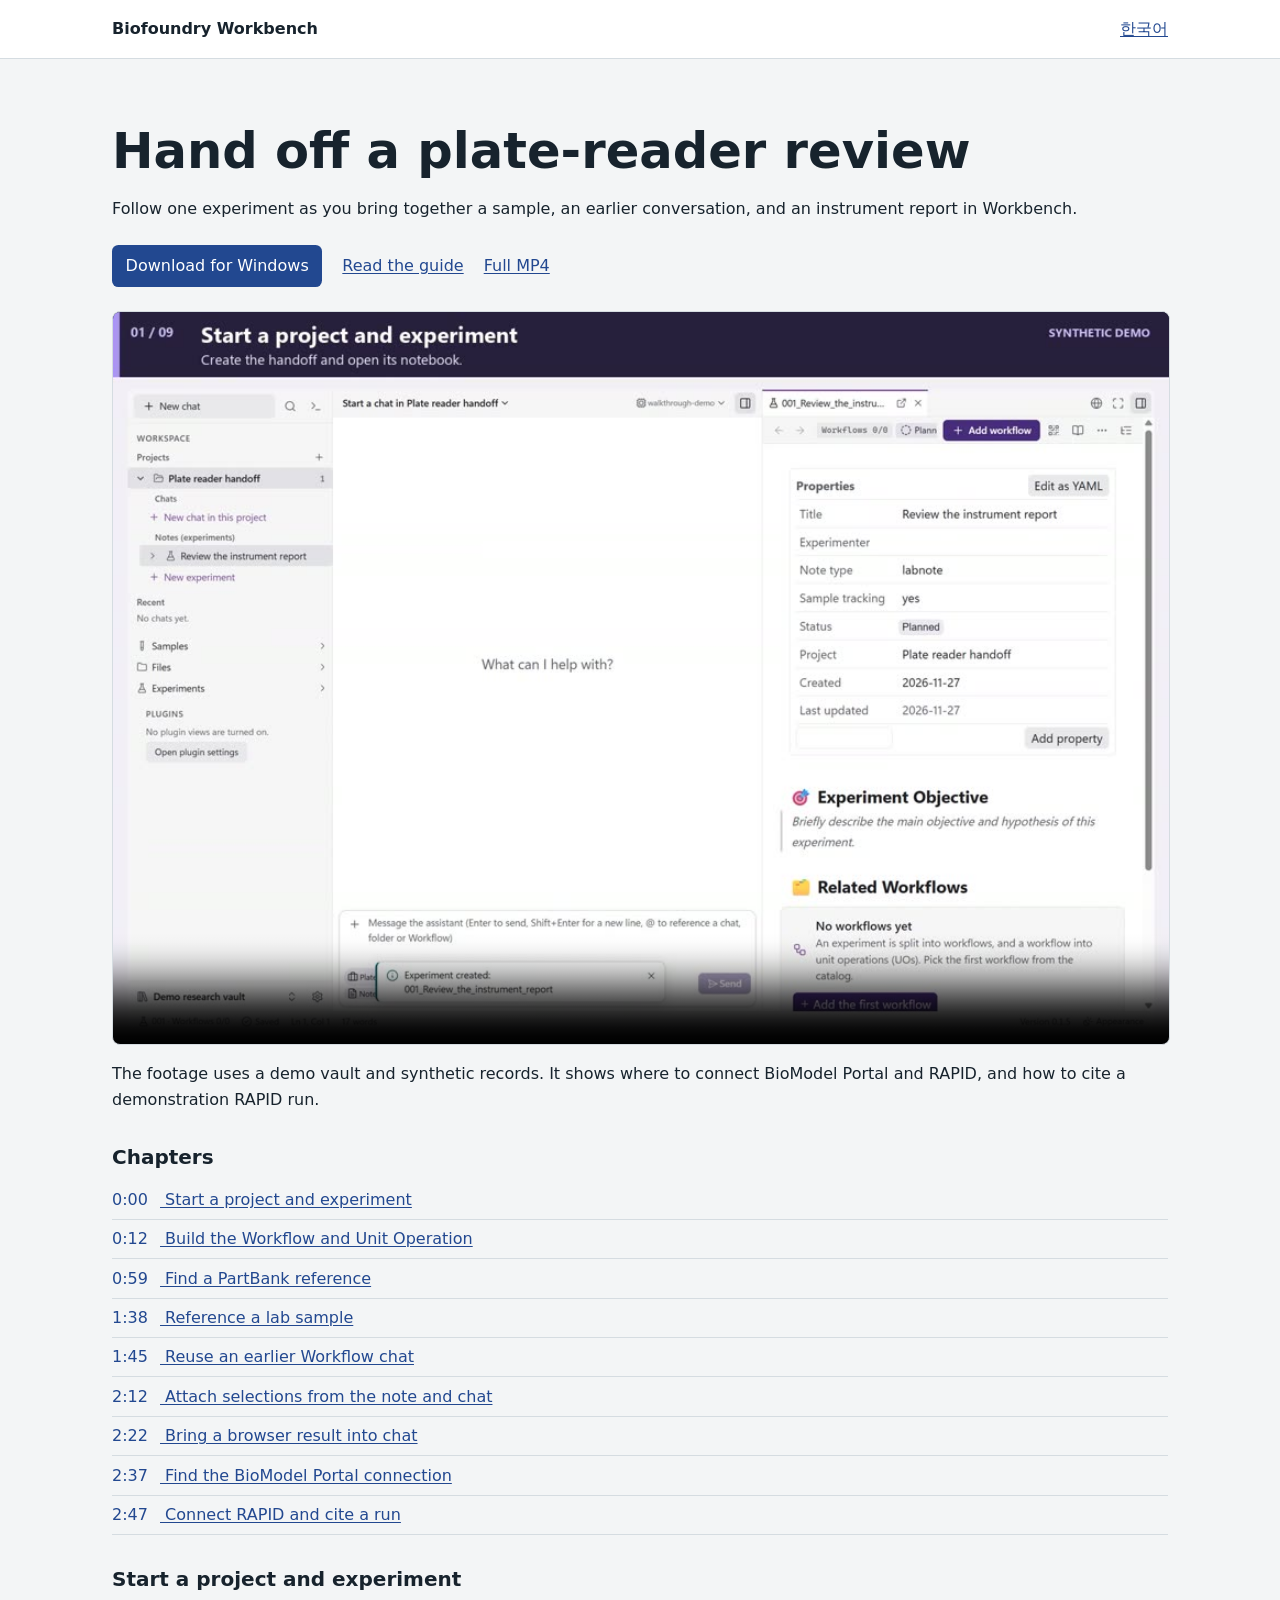
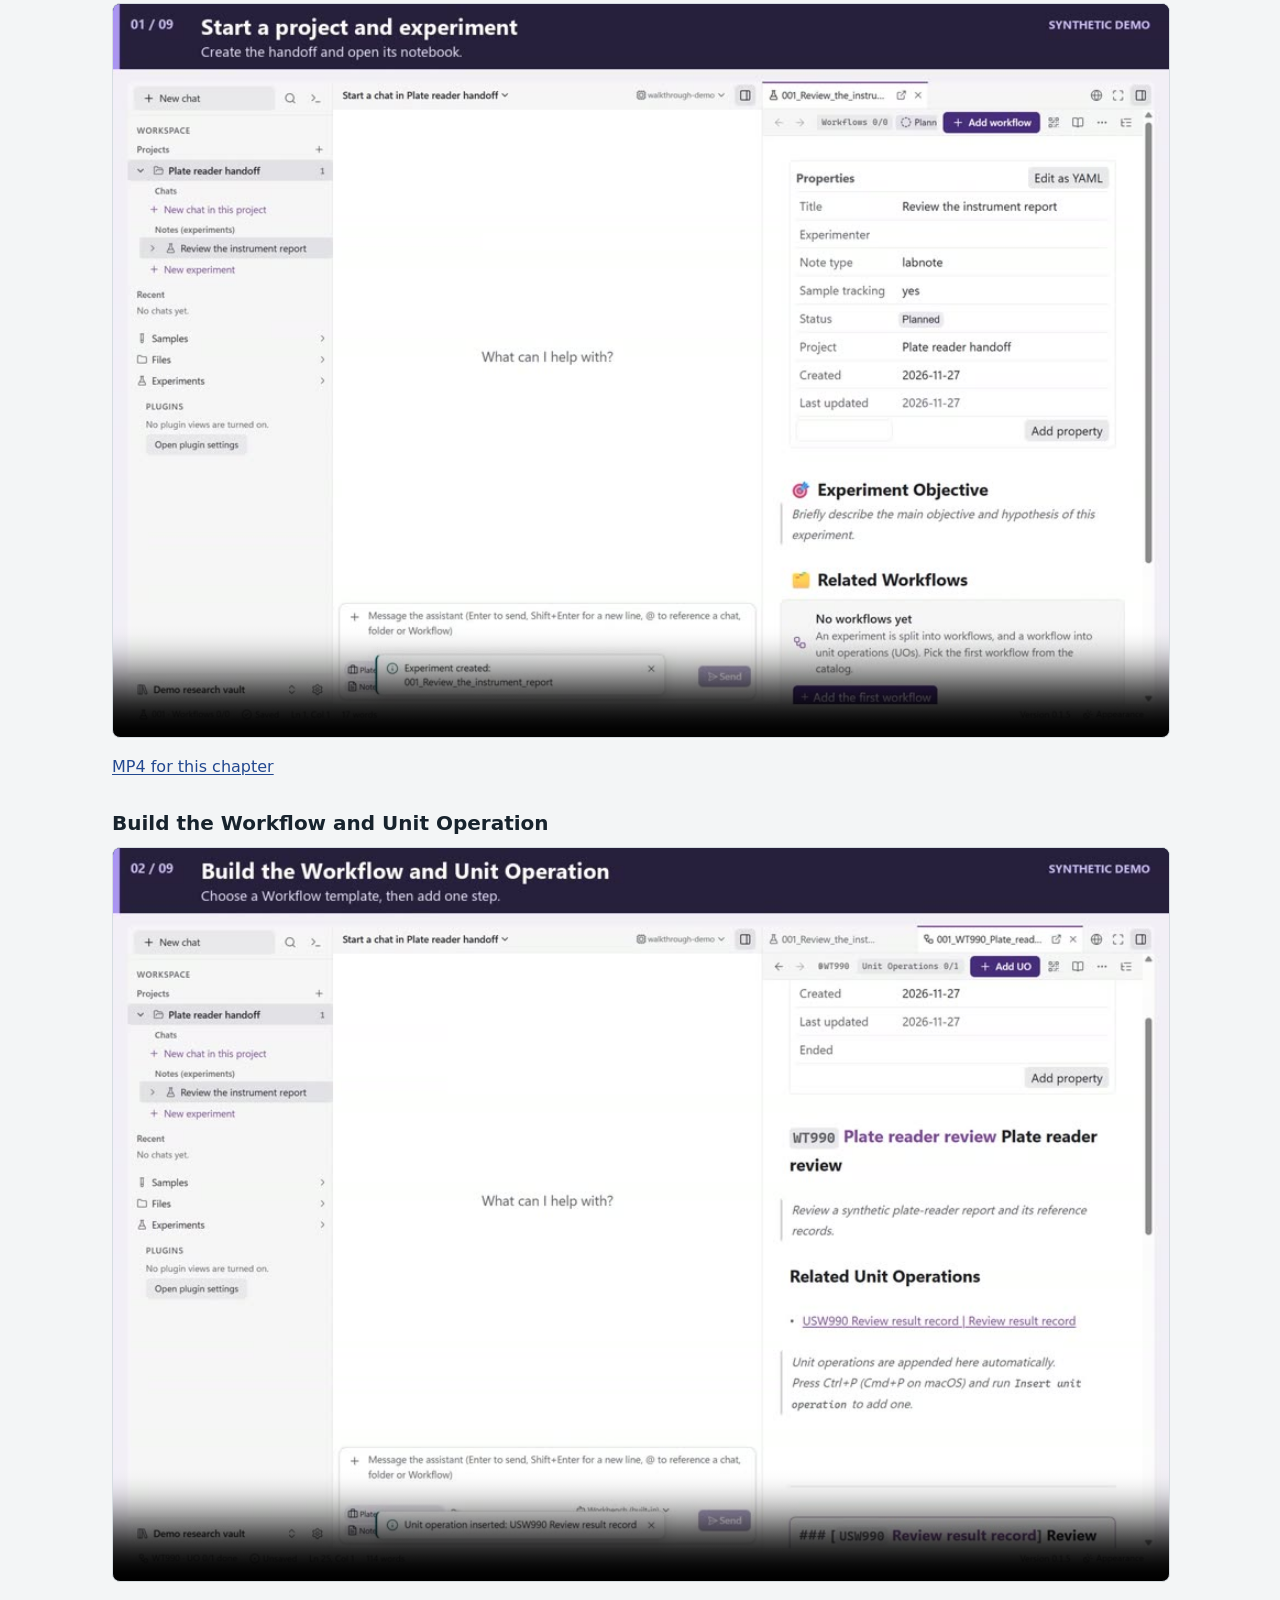
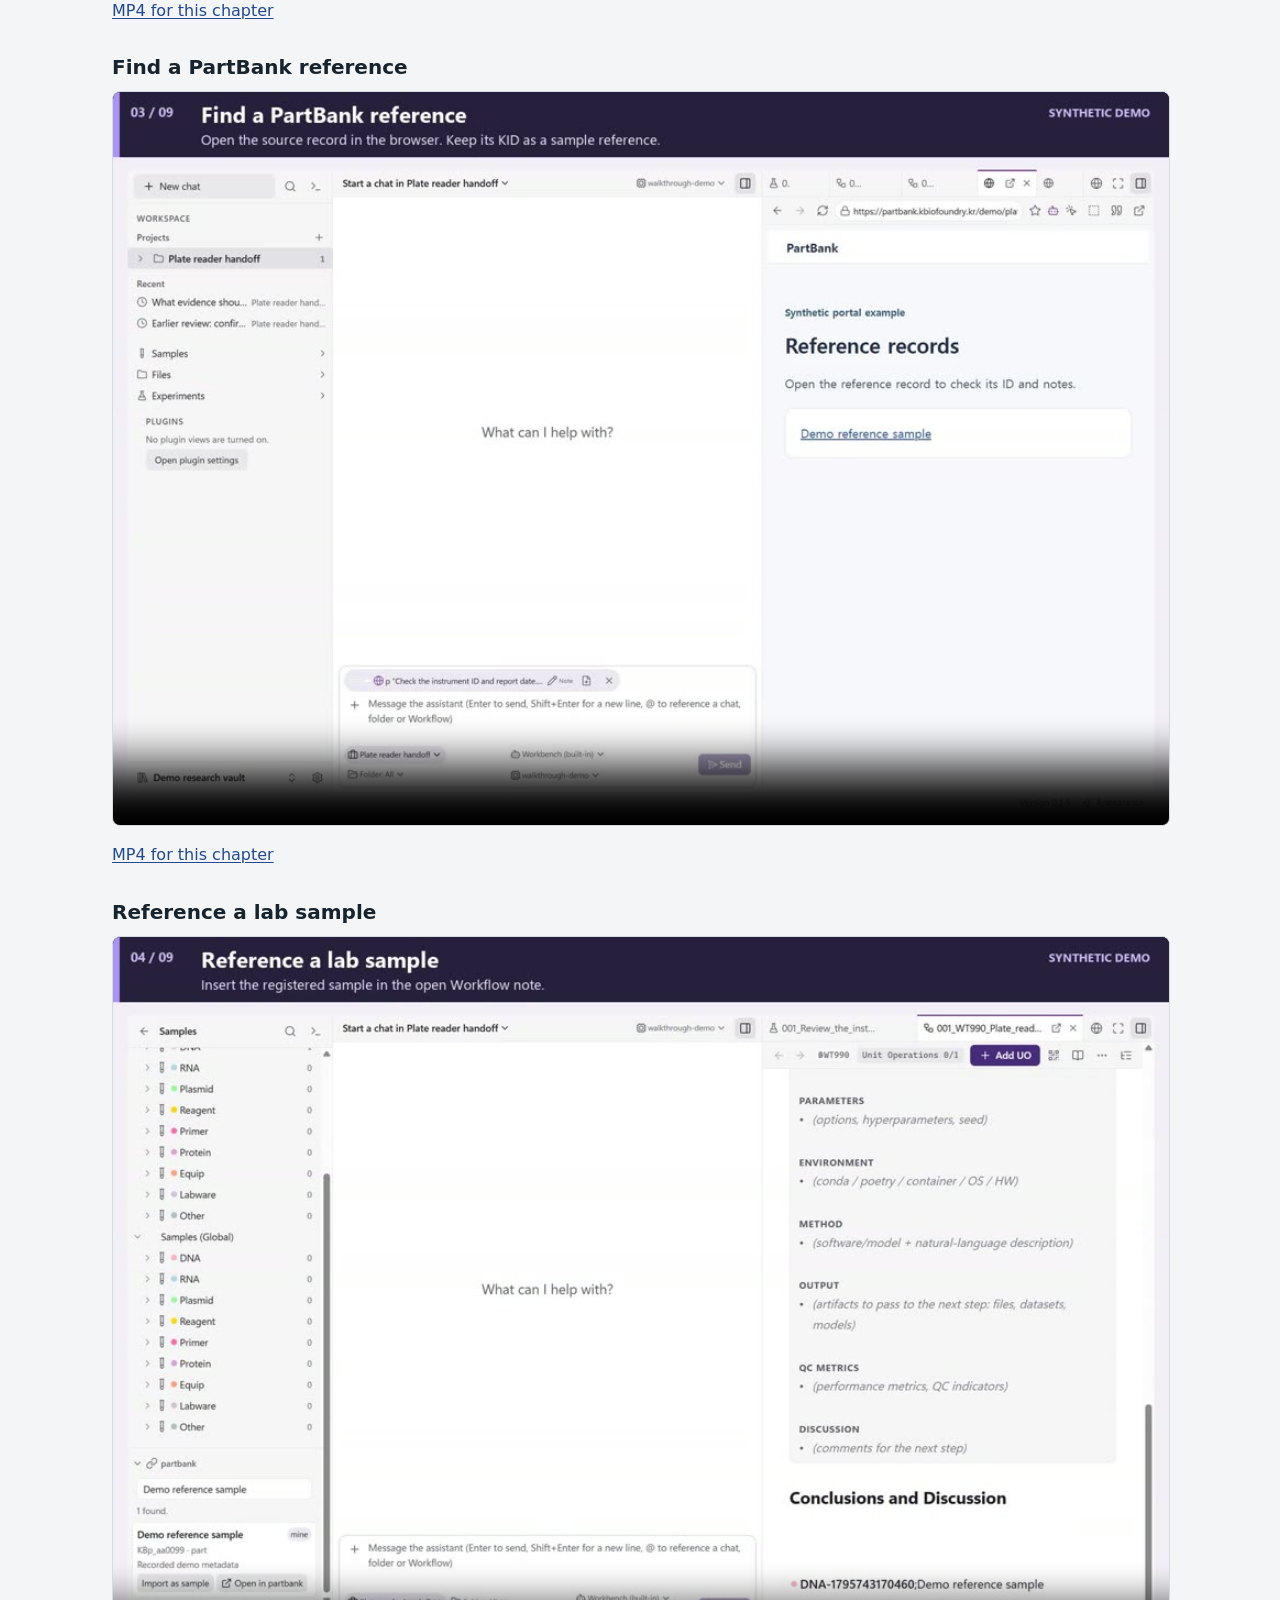
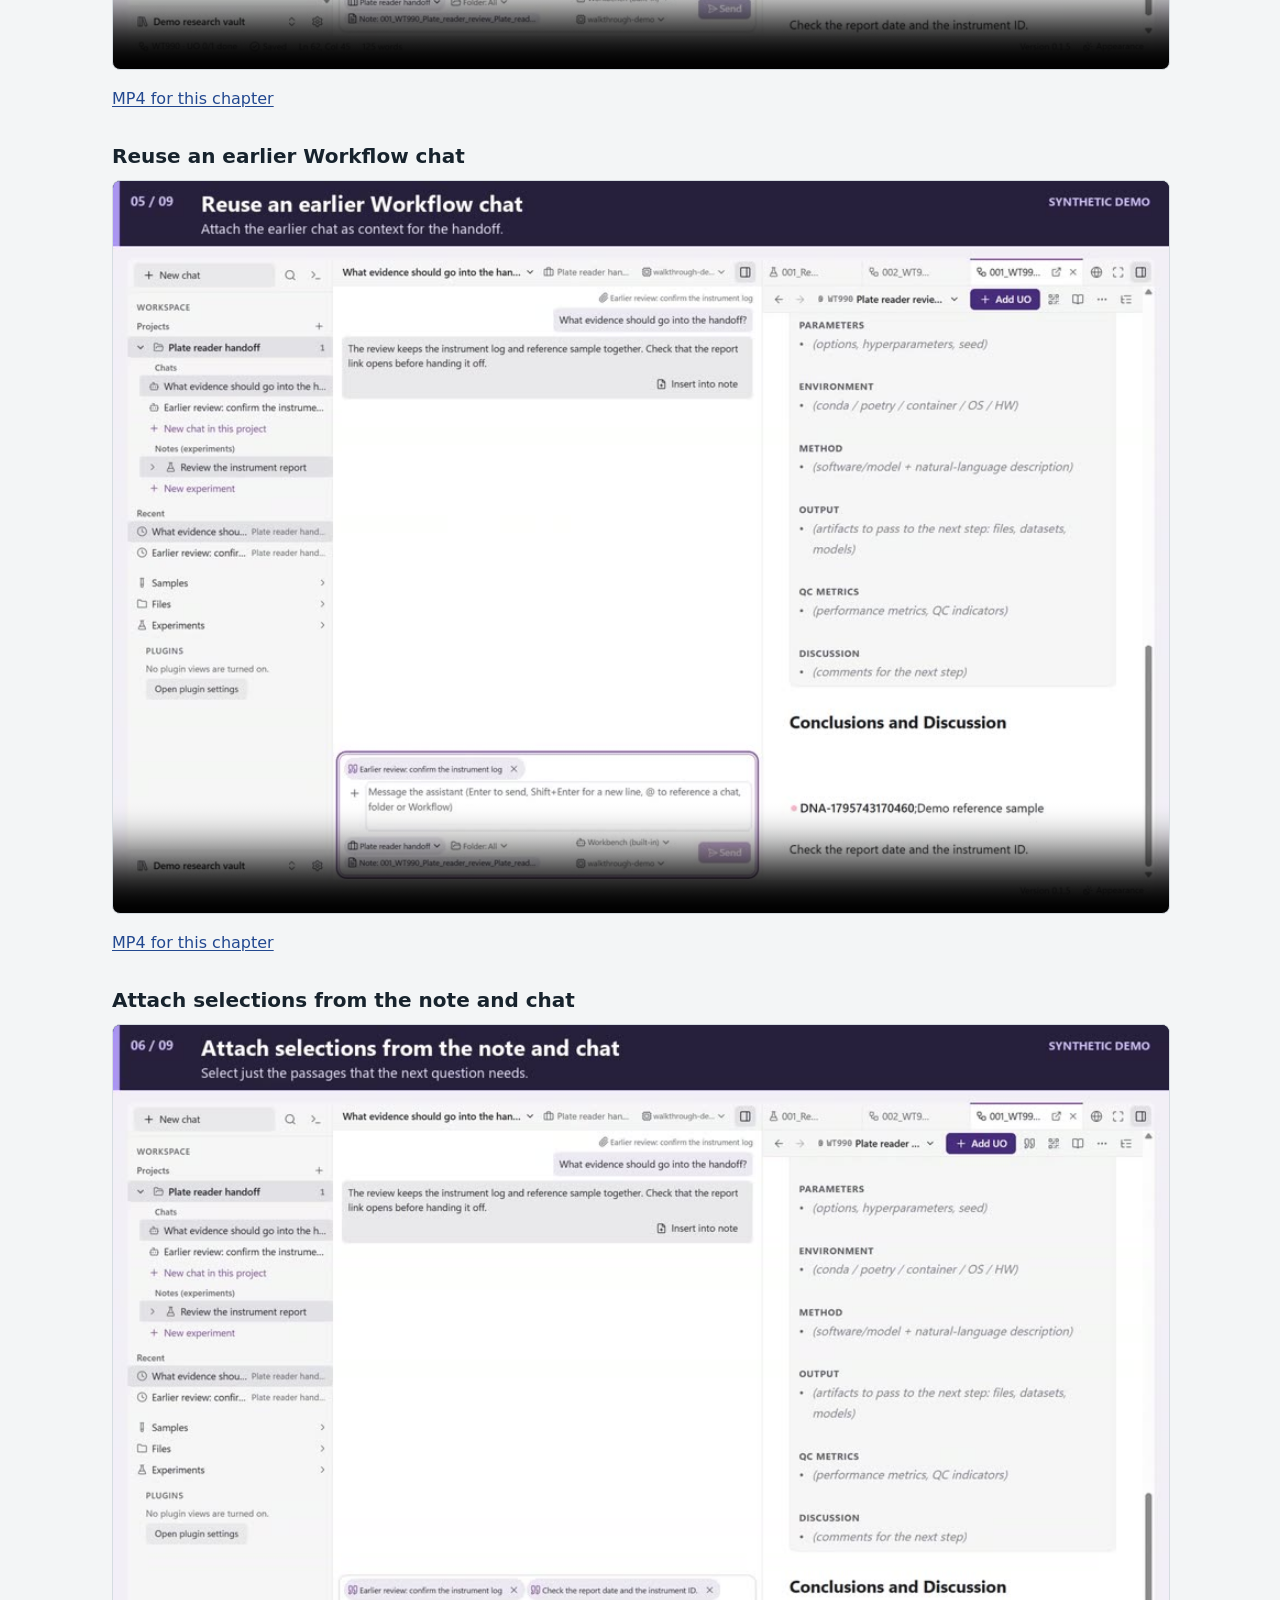
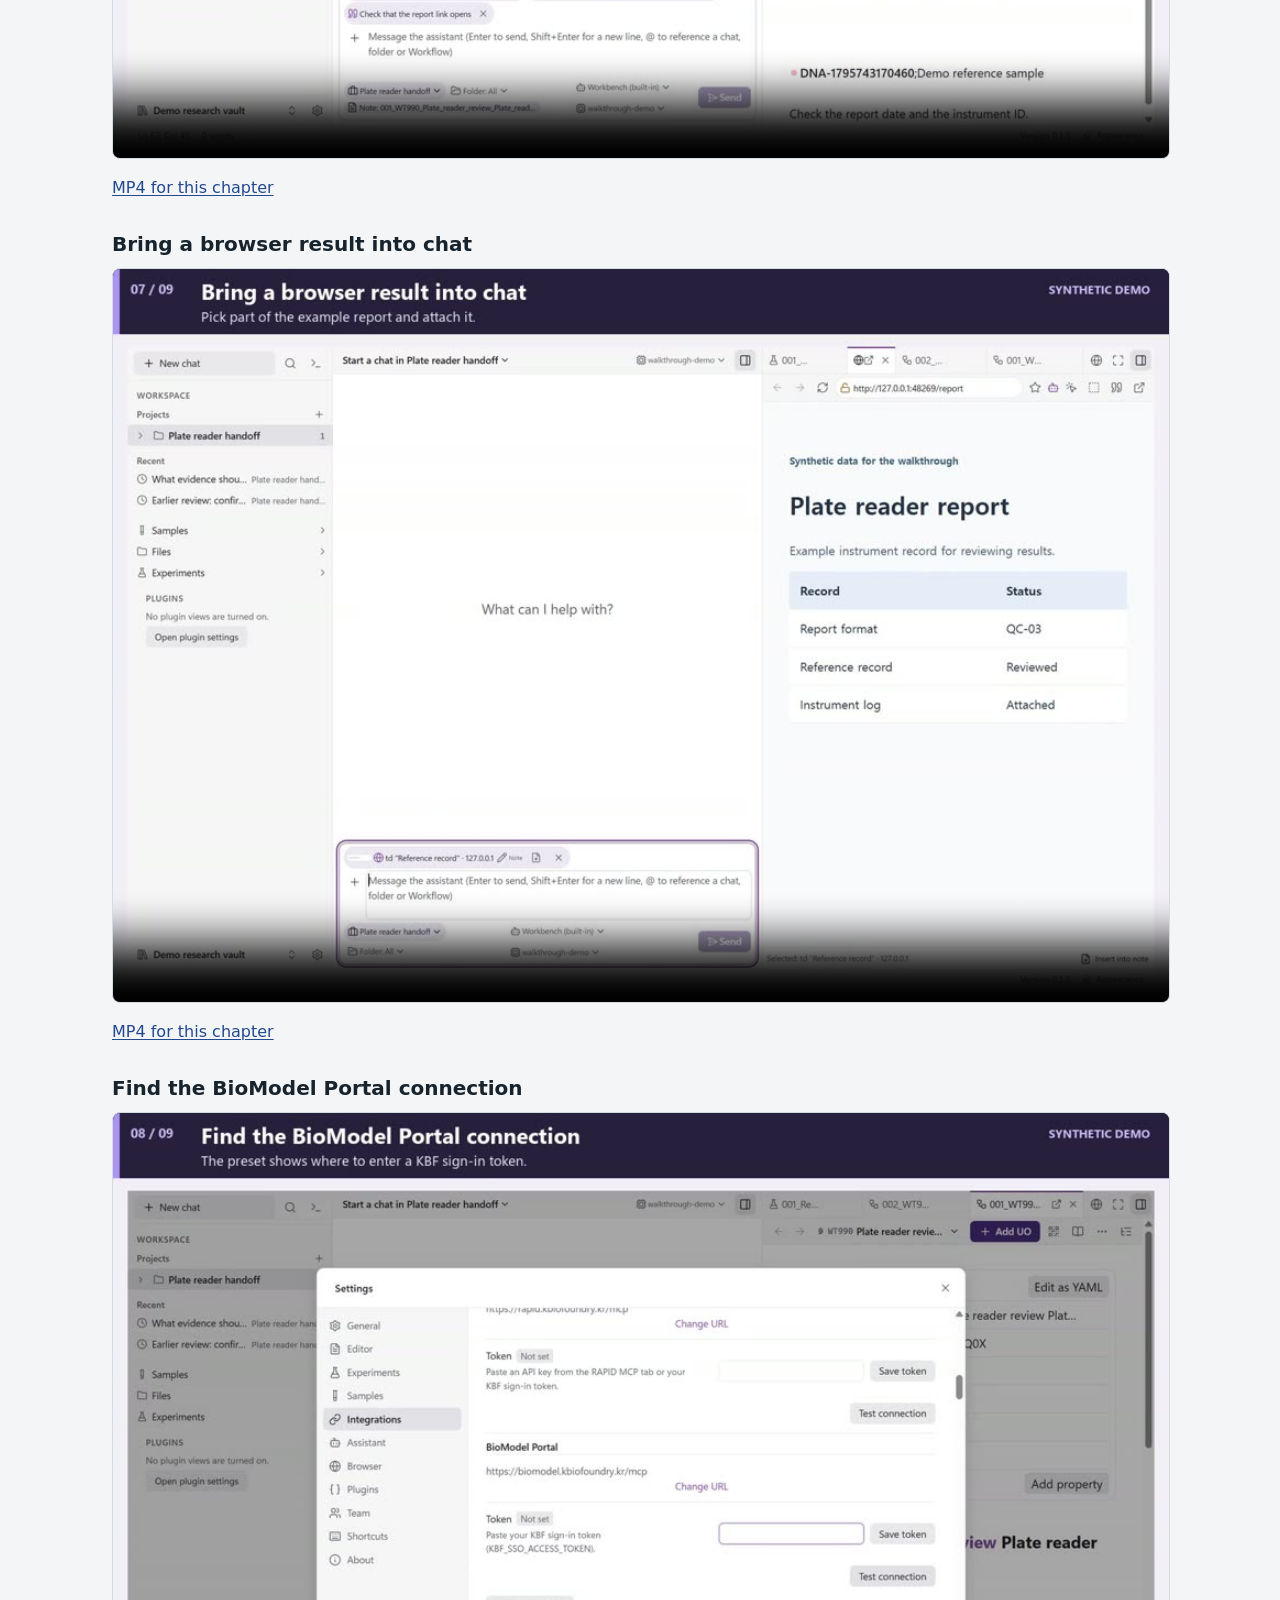
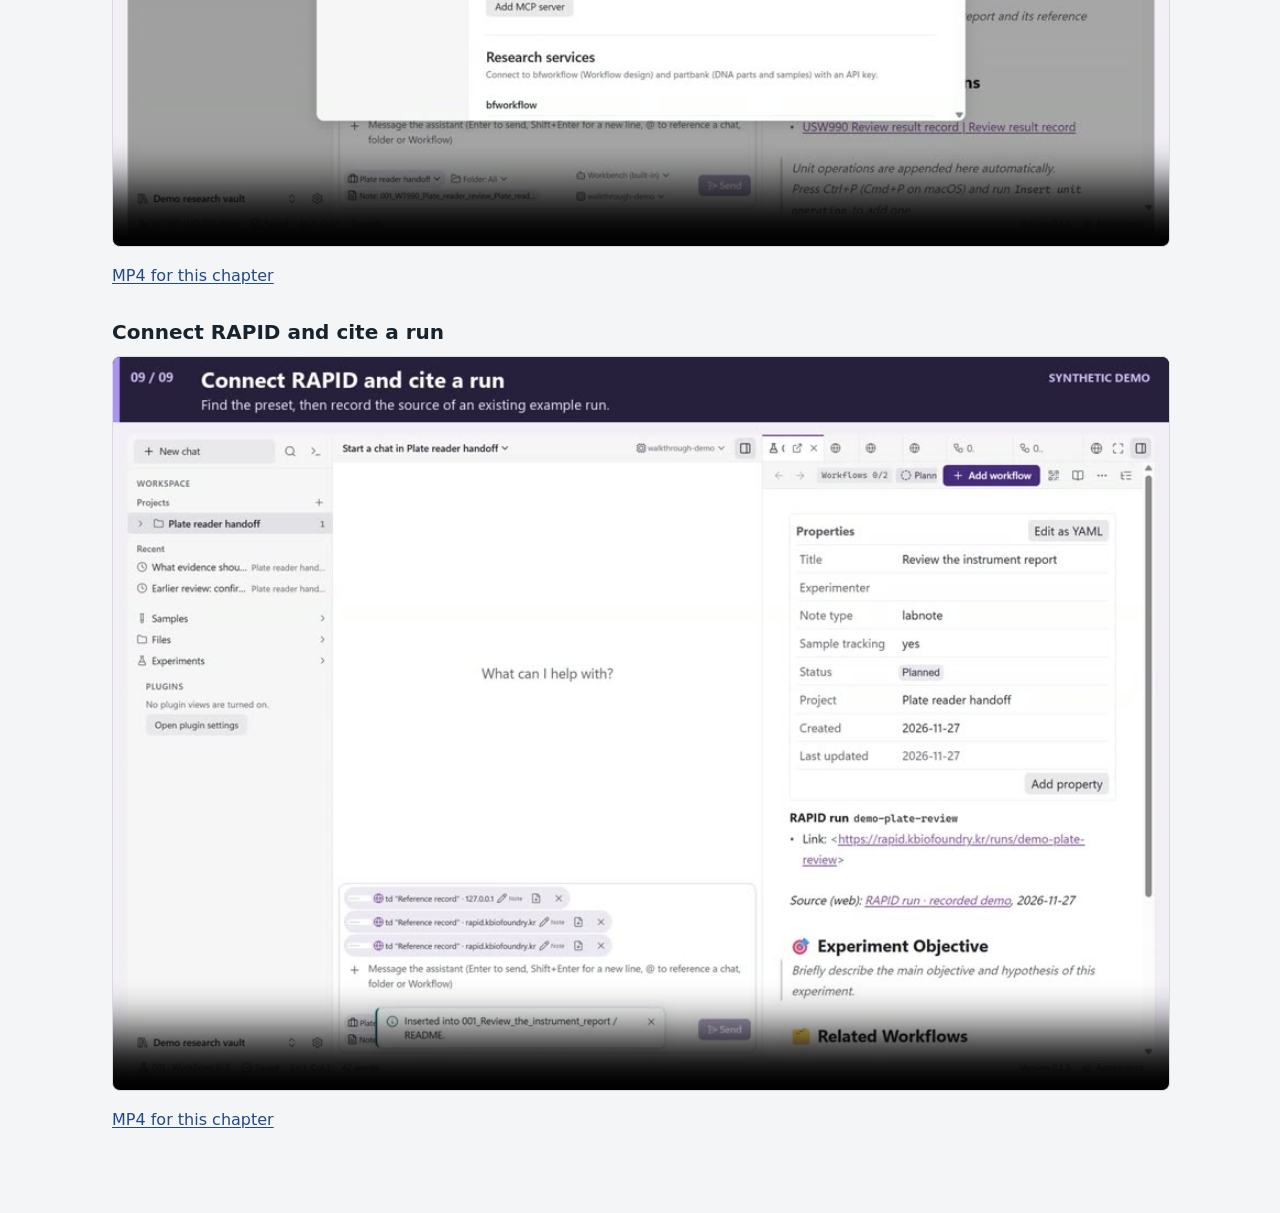
<file: index.html>
<!doctype html>
<html lang="en">
<head>
  <meta charset="utf-8">
  <meta name="viewport" content="width=device-width, initial-scale=1">
  <meta name="description" content="Follow one experiment as you bring together a sample, an earlier conversation, and an instrument report in Workbench.">
  <title>Hand off a plate-reader review · Biofoundry Workbench</title>
  <link rel="stylesheet" href="guide.css">
</head>
<body>
  <header><strong>Biofoundry Workbench</strong><a href="ko/" lang="ko">한국어</a></header>
  <main>
    <h1>Hand off a plate-reader review</h1>
    <p>Follow one experiment as you bring together a sample, an earlier conversation, and an instrument report in Workbench.</p>
    <nav aria-label="Biofoundry Workbench">
      <a class="download" href="https://github.com/sblabkribb/biofoundry-workbench/releases/latest">Download for Windows</a>
      <a href="https://github.com/sblabkribb/biofoundry-workbench/blob/main/README.md">Read the guide</a>
      <a href="docs/media/walkthrough/en/walkthrough.mp4">Full MP4</a>
    </nav>
    <video controls playsinline preload="metadata" poster="docs/media/walkthrough/en/01-project.jpg" width="1440" height="1000" aria-label="Hand off a plate-reader review">
      <source src="docs/media/walkthrough/en/walkthrough.mp4" type="video/mp4">
    </video>
    <p>The footage uses a demo vault and synthetic records. It shows where to connect BioModel Portal and RAPID, and how to cite a demonstration RAPID run.</p>
    <h2>Chapters</h2>
    <ol>
      <li><a href="#project"><span>0:00</span> Start a project and experiment</a></li>
      <li><a href="#workflow"><span>0:12</span> Build the Workflow and Unit Operation</a></li>
      <li><a href="#partbank"><span>0:59</span> Find a PartBank reference</a></li>
      <li><a href="#sample"><span>1:38</span> Reference a lab sample</a></li>
      <li><a href="#reuse"><span>1:45</span> Reuse an earlier Workflow chat</a></li>
      <li><a href="#selection"><span>2:12</span> Attach selections from the note and chat</a></li>
      <li><a href="#browser"><span>2:22</span> Bring a browser result into chat</a></li>
      <li><a href="#biomodel"><span>2:37</span> Find the BioModel Portal connection</a></li>
      <li><a href="#rapid"><span>2:47</span> Connect RAPID and cite a run</a></li>
    </ol>
    <section class="chapter" id="project">
      <h2>Start a project and experiment</h2>
      <video controls playsinline preload="none" poster="docs/media/walkthrough/en/01-project.jpg" width="1440" height="1000" aria-label="Start a project and experiment">
        <source src="docs/media/walkthrough/en/01-project.mp4" type="video/mp4">
      </video>
      <p><a href="docs/media/walkthrough/en/01-project.mp4">MP4 for this chapter</a></p>
    </section>
    <section class="chapter" id="workflow">
      <h2>Build the Workflow and Unit Operation</h2>
      <video controls playsinline preload="none" poster="docs/media/walkthrough/en/02-workflow.jpg" width="1440" height="1000" aria-label="Build the Workflow and Unit Operation">
        <source src="docs/media/walkthrough/en/02-workflow.mp4" type="video/mp4">
      </video>
      <p><a href="docs/media/walkthrough/en/02-workflow.mp4">MP4 for this chapter</a></p>
    </section>
    <section class="chapter" id="partbank">
      <h2>Find a PartBank reference</h2>
      <video controls playsinline preload="none" poster="docs/media/walkthrough/en/03-partbank.jpg" width="1440" height="1000" aria-label="Find a PartBank reference">
        <source src="docs/media/walkthrough/en/03-partbank.mp4" type="video/mp4">
      </video>
      <p><a href="docs/media/walkthrough/en/03-partbank.mp4">MP4 for this chapter</a></p>
    </section>
    <section class="chapter" id="sample">
      <h2>Reference a lab sample</h2>
      <video controls playsinline preload="none" poster="docs/media/walkthrough/en/04-sample.jpg" width="1440" height="1000" aria-label="Reference a lab sample">
        <source src="docs/media/walkthrough/en/04-sample.mp4" type="video/mp4">
      </video>
      <p><a href="docs/media/walkthrough/en/04-sample.mp4">MP4 for this chapter</a></p>
    </section>
    <section class="chapter" id="reuse">
      <h2>Reuse an earlier Workflow chat</h2>
      <video controls playsinline preload="none" poster="docs/media/walkthrough/en/05-reuse.jpg" width="1440" height="1000" aria-label="Reuse an earlier Workflow chat">
        <source src="docs/media/walkthrough/en/05-reuse.mp4" type="video/mp4">
      </video>
      <p><a href="docs/media/walkthrough/en/05-reuse.mp4">MP4 for this chapter</a></p>
    </section>
    <section class="chapter" id="selection">
      <h2>Attach selections from the note and chat</h2>
      <video controls playsinline preload="none" poster="docs/media/walkthrough/en/06-selection.jpg" width="1440" height="1000" aria-label="Attach selections from the note and chat">
        <source src="docs/media/walkthrough/en/06-selection.mp4" type="video/mp4">
      </video>
      <p><a href="docs/media/walkthrough/en/06-selection.mp4">MP4 for this chapter</a></p>
    </section>
    <section class="chapter" id="browser">
      <h2>Bring a browser result into chat</h2>
      <video controls playsinline preload="none" poster="docs/media/walkthrough/en/07-browser.jpg" width="1440" height="1000" aria-label="Bring a browser result into chat">
        <source src="docs/media/walkthrough/en/07-browser.mp4" type="video/mp4">
      </video>
      <p><a href="docs/media/walkthrough/en/07-browser.mp4">MP4 for this chapter</a></p>
    </section>
    <section class="chapter" id="biomodel">
      <h2>Find the BioModel Portal connection</h2>
      <video controls playsinline preload="none" poster="docs/media/walkthrough/en/08-biomodel.jpg" width="1440" height="1000" aria-label="Find the BioModel Portal connection">
        <source src="docs/media/walkthrough/en/08-biomodel.mp4" type="video/mp4">
      </video>
      <p><a href="docs/media/walkthrough/en/08-biomodel.mp4">MP4 for this chapter</a></p>
    </section>
    <section class="chapter" id="rapid">
      <h2>Connect RAPID and cite a run</h2>
      <video controls playsinline preload="none" poster="docs/media/walkthrough/en/09-rapid.jpg" width="1440" height="1000" aria-label="Connect RAPID and cite a run">
        <source src="docs/media/walkthrough/en/09-rapid.mp4" type="video/mp4">
      </video>
      <p><a href="docs/media/walkthrough/en/09-rapid.mp4">MP4 for this chapter</a></p>
    </section>
  </main>
</body>
</html>
</file>
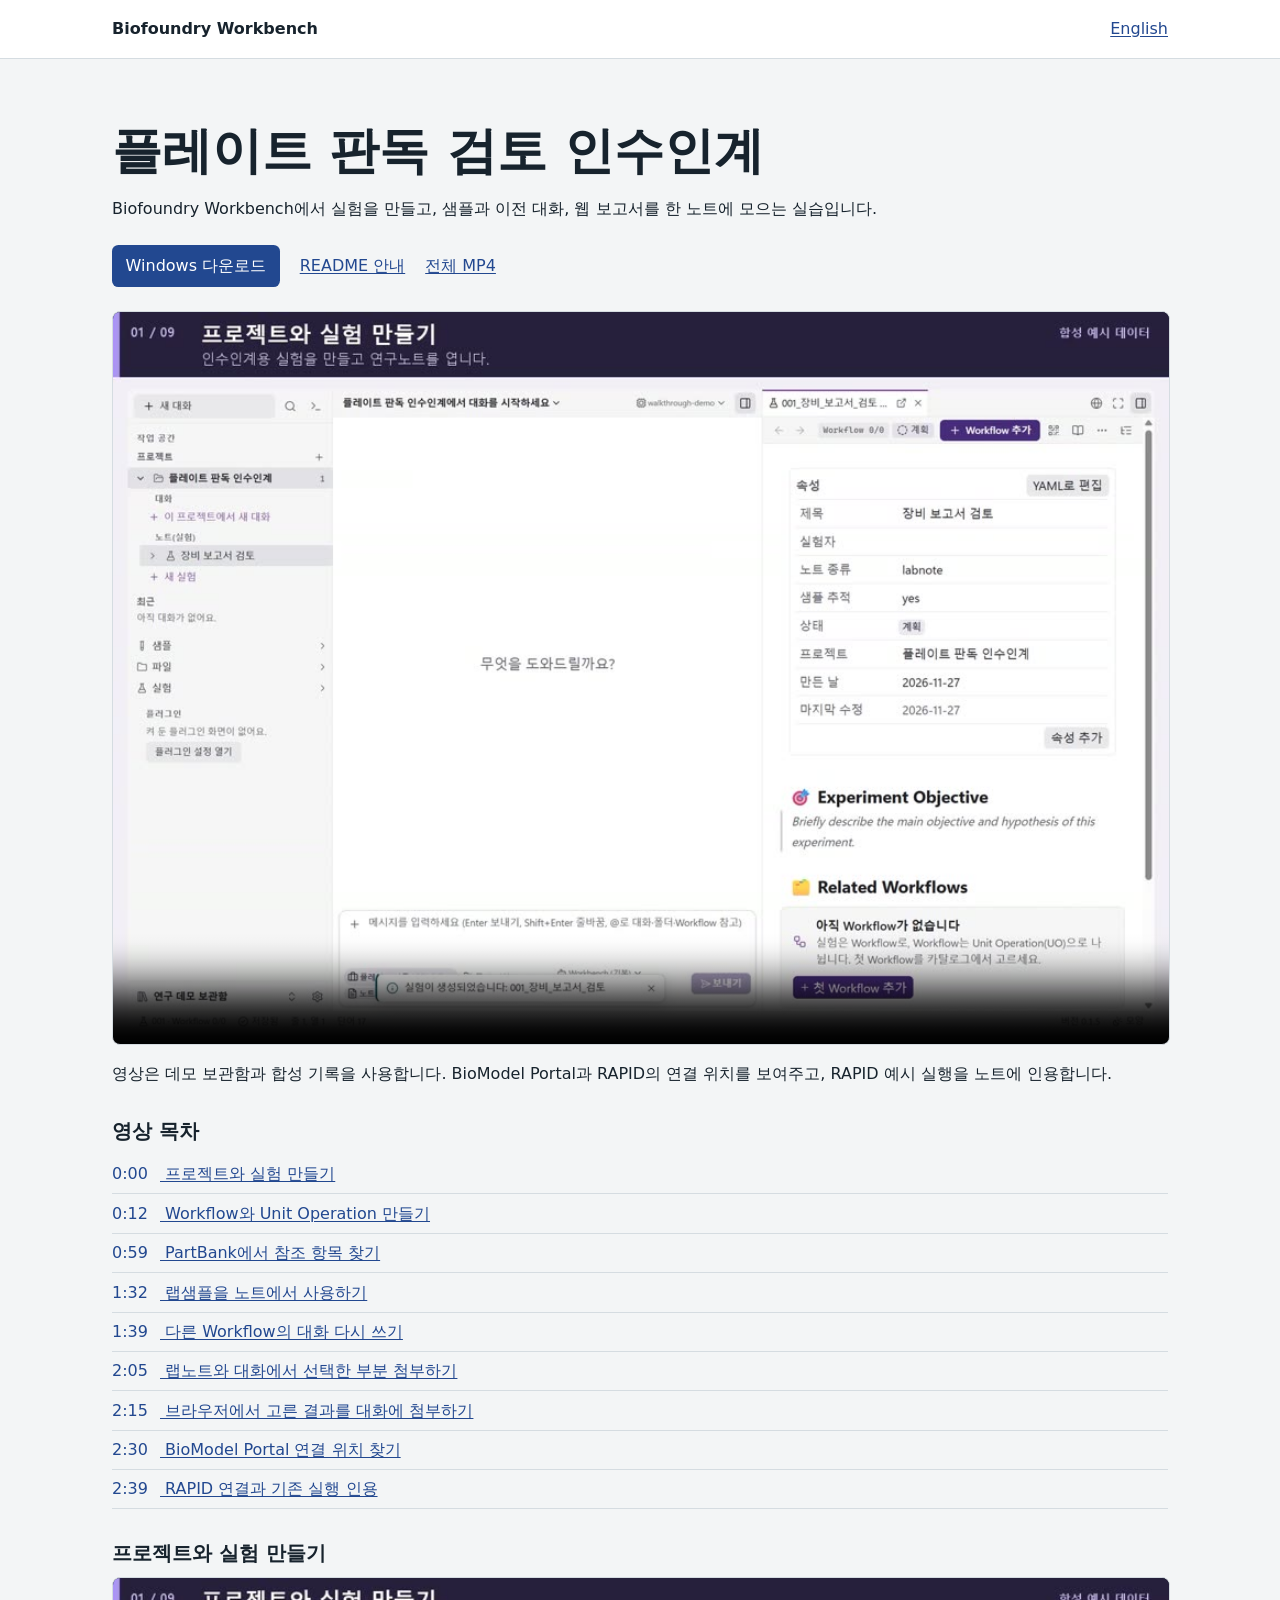
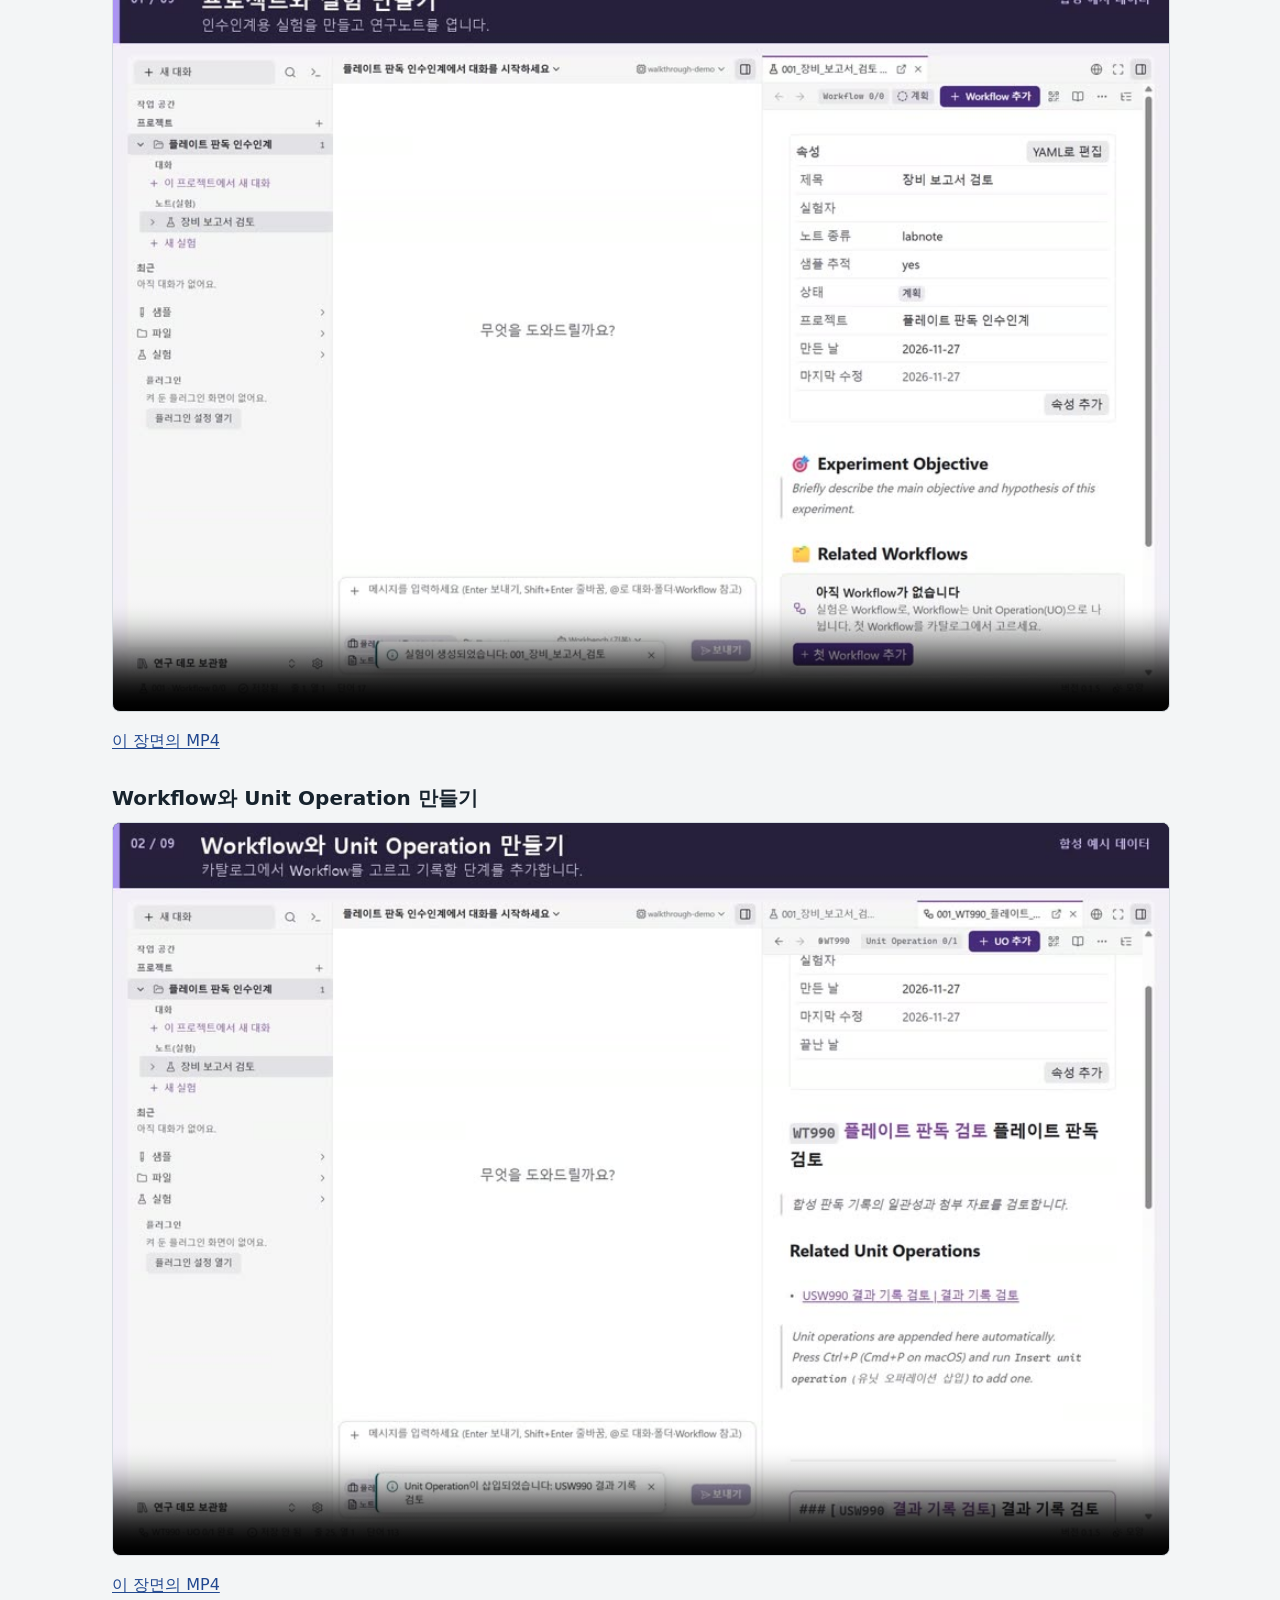
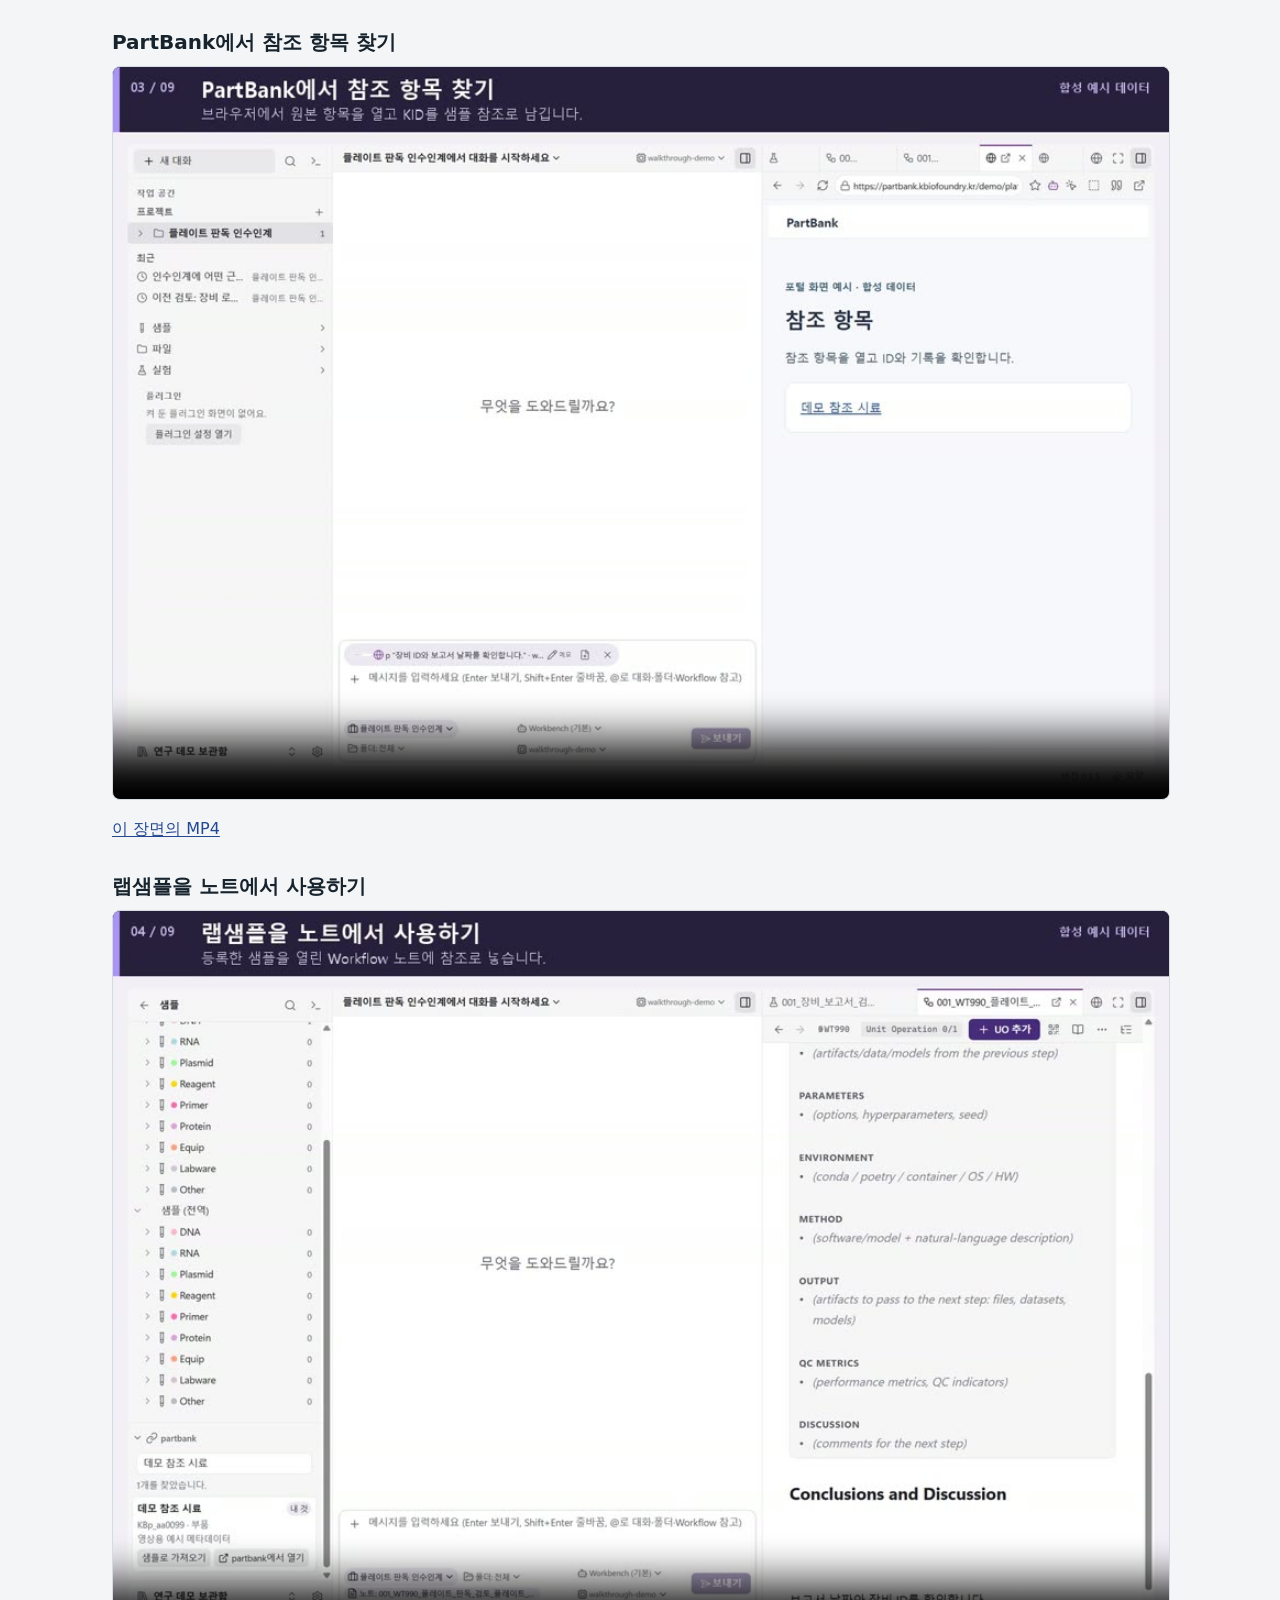
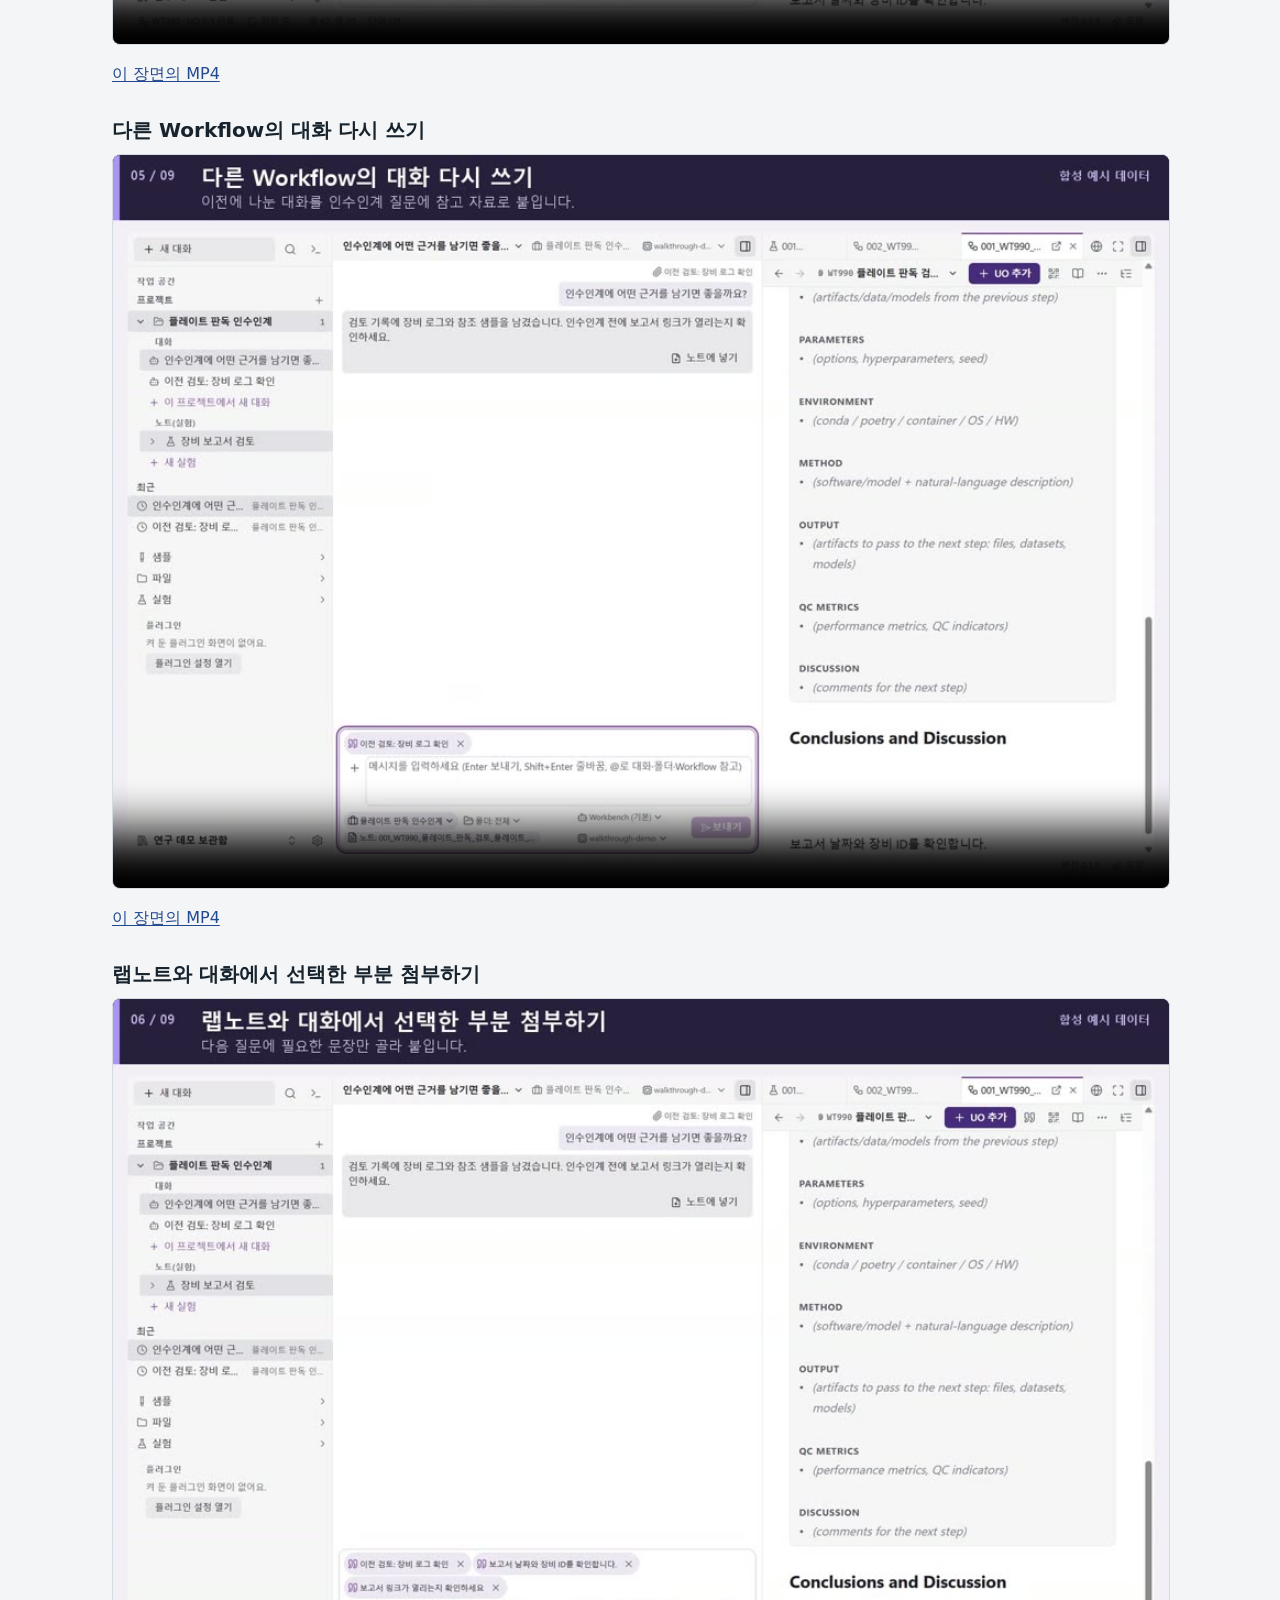
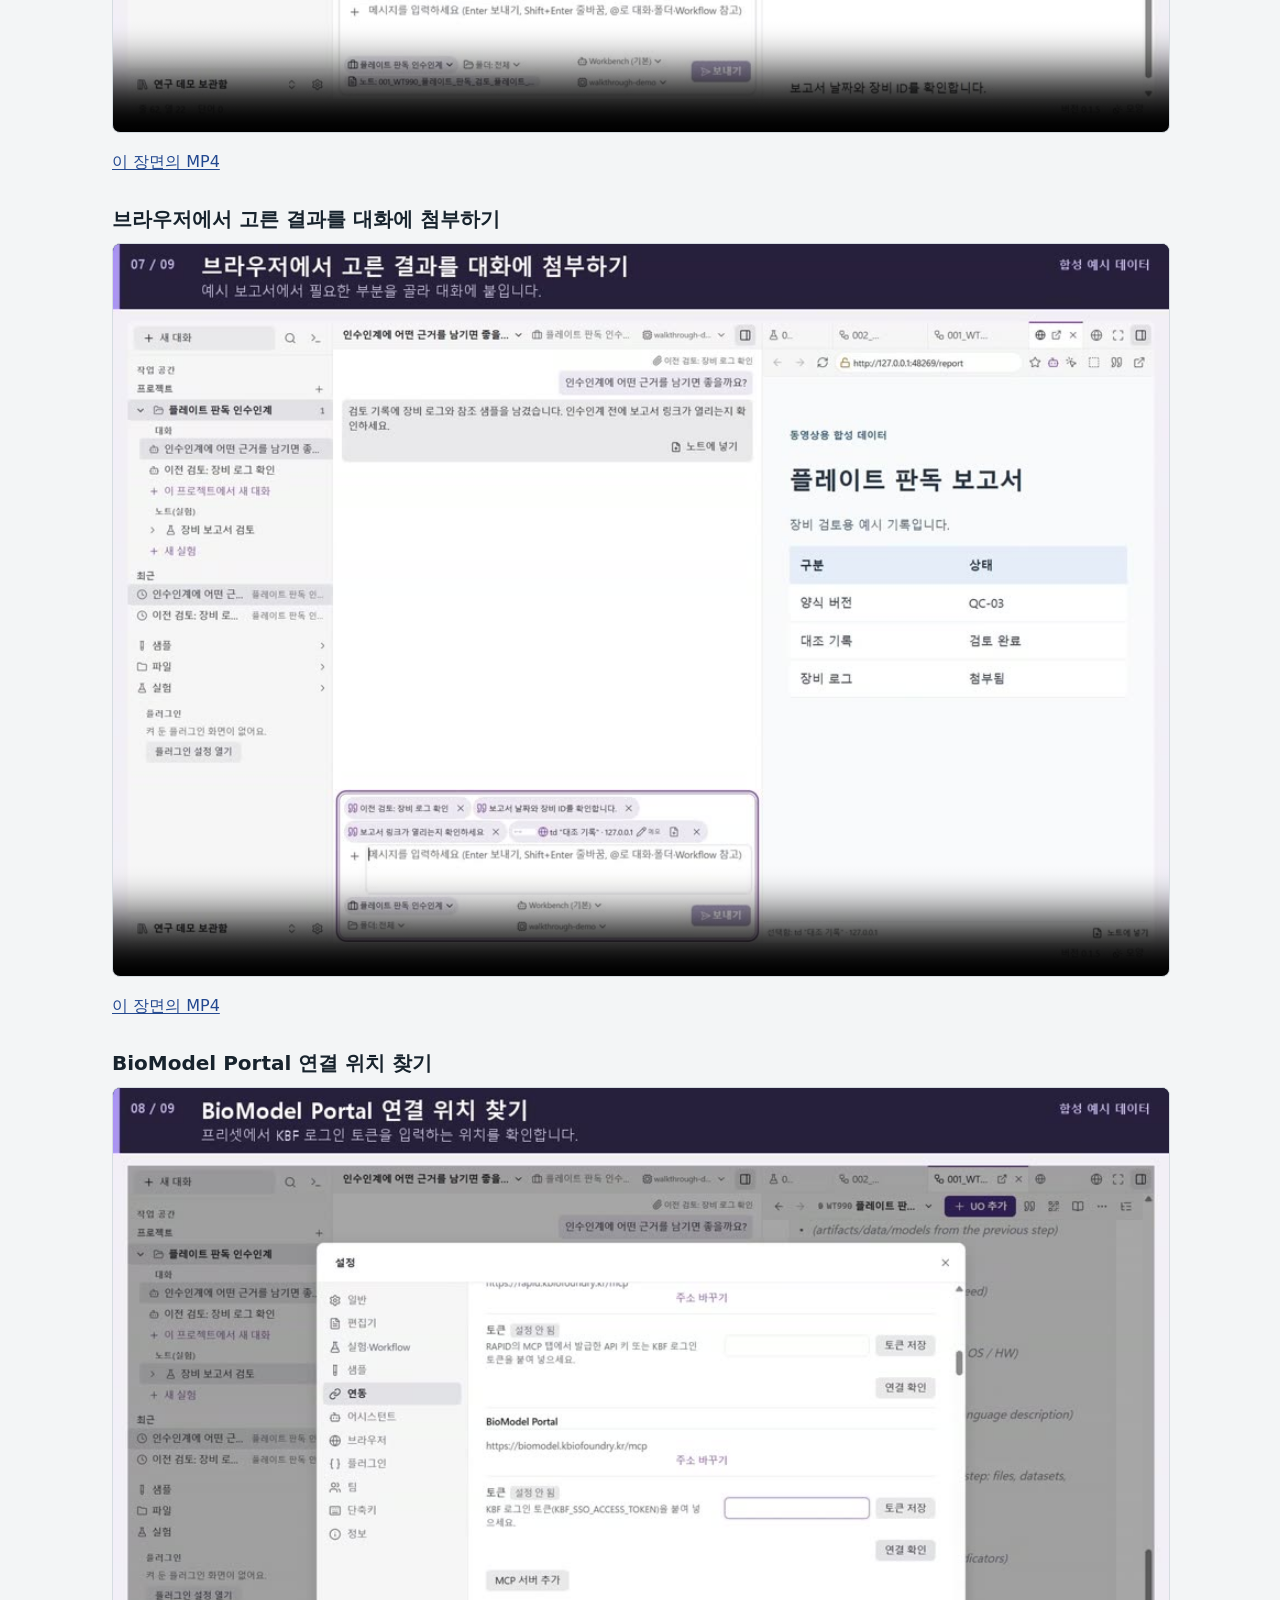
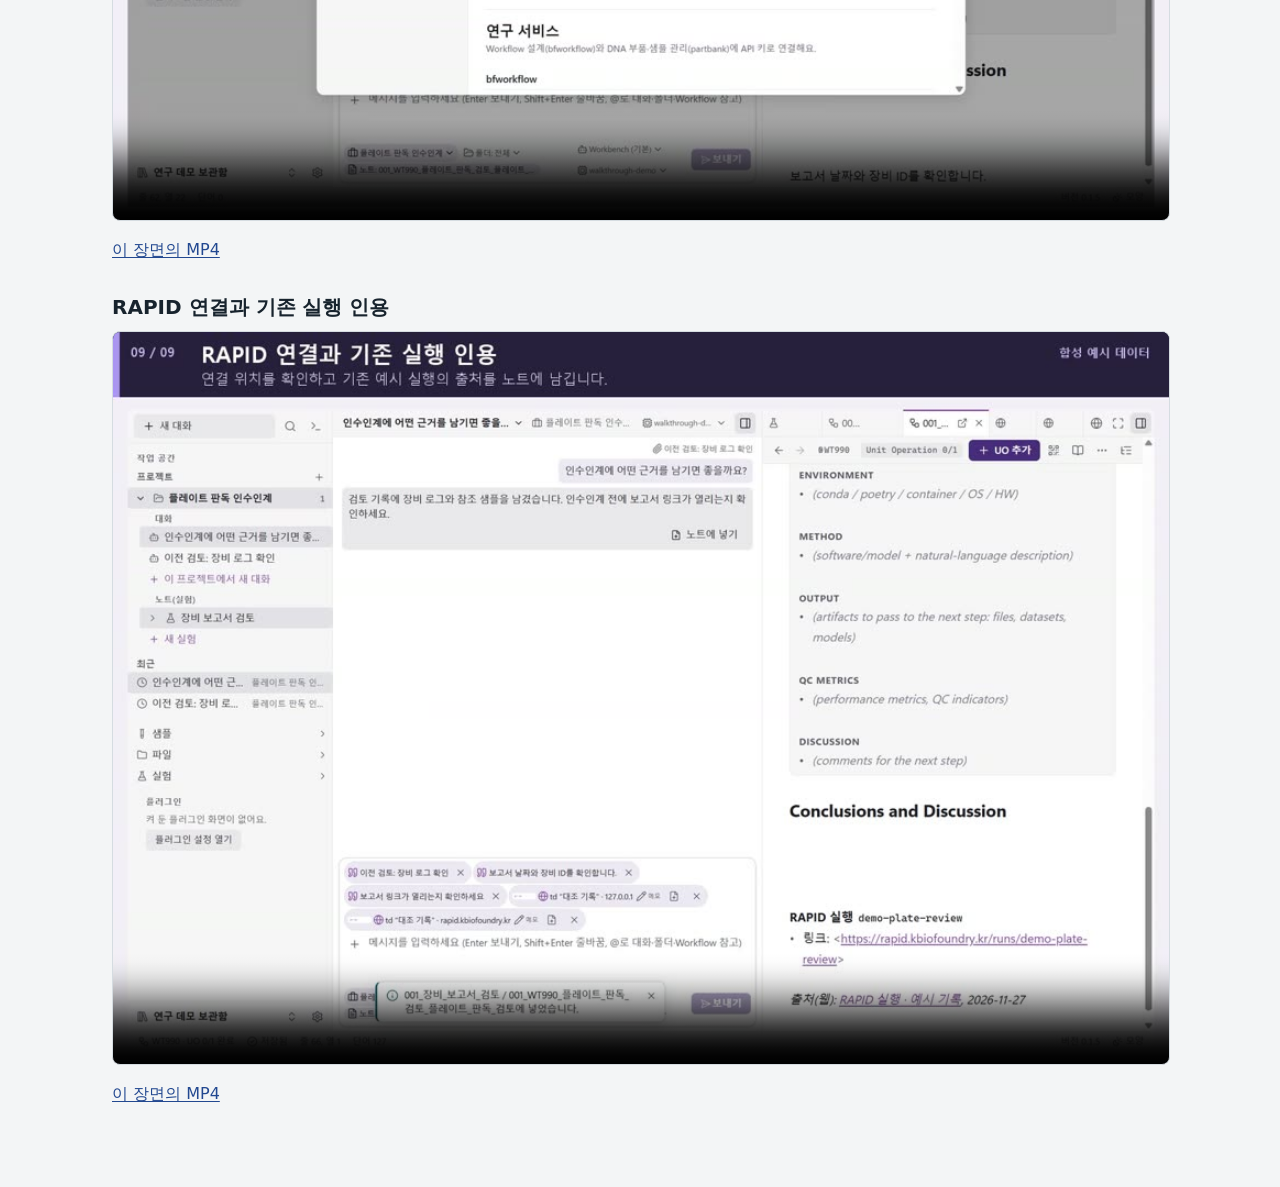
<file: ko/index.html>
<!doctype html>
<html lang="ko">
<head>
  <meta charset="utf-8">
  <meta name="viewport" content="width=device-width, initial-scale=1">
  <meta name="description" content="Biofoundry Workbench에서 실험을 만들고, 샘플과 이전 대화, 웹 보고서를 한 노트에 모으는 실습입니다.">
  <title>플레이트 판독 검토 인수인계 · Biofoundry Workbench</title>
  <link rel="stylesheet" href="../guide.css">
</head>
<body>
  <header><strong>Biofoundry Workbench</strong><a href="../" lang="en">English</a></header>
  <main>
    <h1>플레이트 판독 검토 인수인계</h1>
    <p>Biofoundry Workbench에서 실험을 만들고, 샘플과 이전 대화, 웹 보고서를 한 노트에 모으는 실습입니다.</p>
    <nav aria-label="Biofoundry Workbench">
      <a class="download" href="https://github.com/sblabkribb/biofoundry-workbench/releases/latest">Windows 다운로드</a>
      <a href="https://github.com/sblabkribb/biofoundry-workbench/blob/main/README.ko.md">README 안내</a>
      <a href="../docs/media/walkthrough/ko/walkthrough.mp4">전체 MP4</a>
    </nav>
    <video controls playsinline preload="metadata" poster="../docs/media/walkthrough/ko/01-project.jpg" width="1440" height="1000" aria-label="플레이트 판독 검토 인수인계">
      <source src="../docs/media/walkthrough/ko/walkthrough.mp4" type="video/mp4">
    </video>
    <p>영상은 데모 보관함과 합성 기록을 사용합니다. BioModel Portal과 RAPID의 연결 위치를 보여주고, RAPID 예시 실행을 노트에 인용합니다.</p>
    <h2>영상 목차</h2>
    <ol>
      <li><a href="#project"><span>0:00</span> 프로젝트와 실험 만들기</a></li>
      <li><a href="#workflow"><span>0:12</span> Workflow와 Unit Operation 만들기</a></li>
      <li><a href="#partbank"><span>0:59</span> PartBank에서 참조 항목 찾기</a></li>
      <li><a href="#sample"><span>1:32</span> 랩샘플을 노트에서 사용하기</a></li>
      <li><a href="#reuse"><span>1:39</span> 다른 Workflow의 대화 다시 쓰기</a></li>
      <li><a href="#selection"><span>2:05</span> 랩노트와 대화에서 선택한 부분 첨부하기</a></li>
      <li><a href="#browser"><span>2:15</span> 브라우저에서 고른 결과를 대화에 첨부하기</a></li>
      <li><a href="#biomodel"><span>2:30</span> BioModel Portal 연결 위치 찾기</a></li>
      <li><a href="#rapid"><span>2:39</span> RAPID 연결과 기존 실행 인용</a></li>
    </ol>
    <section class="chapter" id="project">
      <h2>프로젝트와 실험 만들기</h2>
      <video controls playsinline preload="none" poster="../docs/media/walkthrough/ko/01-project.jpg" width="1440" height="1000" aria-label="프로젝트와 실험 만들기">
        <source src="../docs/media/walkthrough/ko/01-project.mp4" type="video/mp4">
      </video>
      <p><a href="../docs/media/walkthrough/ko/01-project.mp4">이 장면의 MP4</a></p>
    </section>
    <section class="chapter" id="workflow">
      <h2>Workflow와 Unit Operation 만들기</h2>
      <video controls playsinline preload="none" poster="../docs/media/walkthrough/ko/02-workflow.jpg" width="1440" height="1000" aria-label="Workflow와 Unit Operation 만들기">
        <source src="../docs/media/walkthrough/ko/02-workflow.mp4" type="video/mp4">
      </video>
      <p><a href="../docs/media/walkthrough/ko/02-workflow.mp4">이 장면의 MP4</a></p>
    </section>
    <section class="chapter" id="partbank">
      <h2>PartBank에서 참조 항목 찾기</h2>
      <video controls playsinline preload="none" poster="../docs/media/walkthrough/ko/03-partbank.jpg" width="1440" height="1000" aria-label="PartBank에서 참조 항목 찾기">
        <source src="../docs/media/walkthrough/ko/03-partbank.mp4" type="video/mp4">
      </video>
      <p><a href="../docs/media/walkthrough/ko/03-partbank.mp4">이 장면의 MP4</a></p>
    </section>
    <section class="chapter" id="sample">
      <h2>랩샘플을 노트에서 사용하기</h2>
      <video controls playsinline preload="none" poster="../docs/media/walkthrough/ko/04-sample.jpg" width="1440" height="1000" aria-label="랩샘플을 노트에서 사용하기">
        <source src="../docs/media/walkthrough/ko/04-sample.mp4" type="video/mp4">
      </video>
      <p><a href="../docs/media/walkthrough/ko/04-sample.mp4">이 장면의 MP4</a></p>
    </section>
    <section class="chapter" id="reuse">
      <h2>다른 Workflow의 대화 다시 쓰기</h2>
      <video controls playsinline preload="none" poster="../docs/media/walkthrough/ko/05-reuse.jpg" width="1440" height="1000" aria-label="다른 Workflow의 대화 다시 쓰기">
        <source src="../docs/media/walkthrough/ko/05-reuse.mp4" type="video/mp4">
      </video>
      <p><a href="../docs/media/walkthrough/ko/05-reuse.mp4">이 장면의 MP4</a></p>
    </section>
    <section class="chapter" id="selection">
      <h2>랩노트와 대화에서 선택한 부분 첨부하기</h2>
      <video controls playsinline preload="none" poster="../docs/media/walkthrough/ko/06-selection.jpg" width="1440" height="1000" aria-label="랩노트와 대화에서 선택한 부분 첨부하기">
        <source src="../docs/media/walkthrough/ko/06-selection.mp4" type="video/mp4">
      </video>
      <p><a href="../docs/media/walkthrough/ko/06-selection.mp4">이 장면의 MP4</a></p>
    </section>
    <section class="chapter" id="browser">
      <h2>브라우저에서 고른 결과를 대화에 첨부하기</h2>
      <video controls playsinline preload="none" poster="../docs/media/walkthrough/ko/07-browser.jpg" width="1440" height="1000" aria-label="브라우저에서 고른 결과를 대화에 첨부하기">
        <source src="../docs/media/walkthrough/ko/07-browser.mp4" type="video/mp4">
      </video>
      <p><a href="../docs/media/walkthrough/ko/07-browser.mp4">이 장면의 MP4</a></p>
    </section>
    <section class="chapter" id="biomodel">
      <h2>BioModel Portal 연결 위치 찾기</h2>
      <video controls playsinline preload="none" poster="../docs/media/walkthrough/ko/08-biomodel.jpg" width="1440" height="1000" aria-label="BioModel Portal 연결 위치 찾기">
        <source src="../docs/media/walkthrough/ko/08-biomodel.mp4" type="video/mp4">
      </video>
      <p><a href="../docs/media/walkthrough/ko/08-biomodel.mp4">이 장면의 MP4</a></p>
    </section>
    <section class="chapter" id="rapid">
      <h2>RAPID 연결과 기존 실행 인용</h2>
      <video controls playsinline preload="none" poster="../docs/media/walkthrough/ko/09-rapid.jpg" width="1440" height="1000" aria-label="RAPID 연결과 기존 실행 인용">
        <source src="../docs/media/walkthrough/ko/09-rapid.mp4" type="video/mp4">
      </video>
      <p><a href="../docs/media/walkthrough/ko/09-rapid.mp4">이 장면의 MP4</a></p>
    </section>
  </main>
</body>
</html>
</file>
<file: guide.css>
:root {
  color-scheme: light;
  background: #f3f5f6;
  color: #17232d;
  font: 1em/1.6 system-ui, sans-serif;
}

body { margin: 0; }

header {
  display: flex;
  justify-content: space-between;
  gap: 1rem;
  padding: 1rem max(1.25rem, calc((100vw - 66rem) / 2));
  background: #fff;
  border-bottom: 1px solid #d5dce1;
}

main {
  max-width: 66rem;
  padding: clamp(1.5rem, 5vw, 4rem) 1.25rem;
  margin: 0 auto;
}

h1 { font-size: clamp(1.8rem, 5vw, 3.1rem); line-height: 1.15; margin: 0; }
h2 { font-size: 1.25rem; margin: 1.75rem 0 0.5rem; }
a { color: #224890; text-underline-offset: 0.15em; }
a:focus-visible { outline: 2px solid #224890; outline-offset: 4px; }

nav {
  display: flex;
  flex-wrap: wrap;
  align-items: center;
  gap: 0.75rem 1.25rem;
  margin: 1.5rem 0;
}

.download {
  background: #224890;
  color: #fff;
  border-radius: 0.4rem;
  padding: 0.5rem 0.85rem;
  text-decoration: none;
}

video {
  display: block;
  width: 100%;
  height: auto;
  border: 1px solid #d5dce1;
  border-radius: 0.5rem;
  background: #17232d;
}

ol { list-style: none; margin: 0; padding: 0; }
li { border-bottom: 1px solid #d5dce1; }
li a { display: block; padding: 0.4rem 0; }
li span { display: inline-block; min-width: 3rem; font-variant-numeric: tabular-nums; }
</file>
